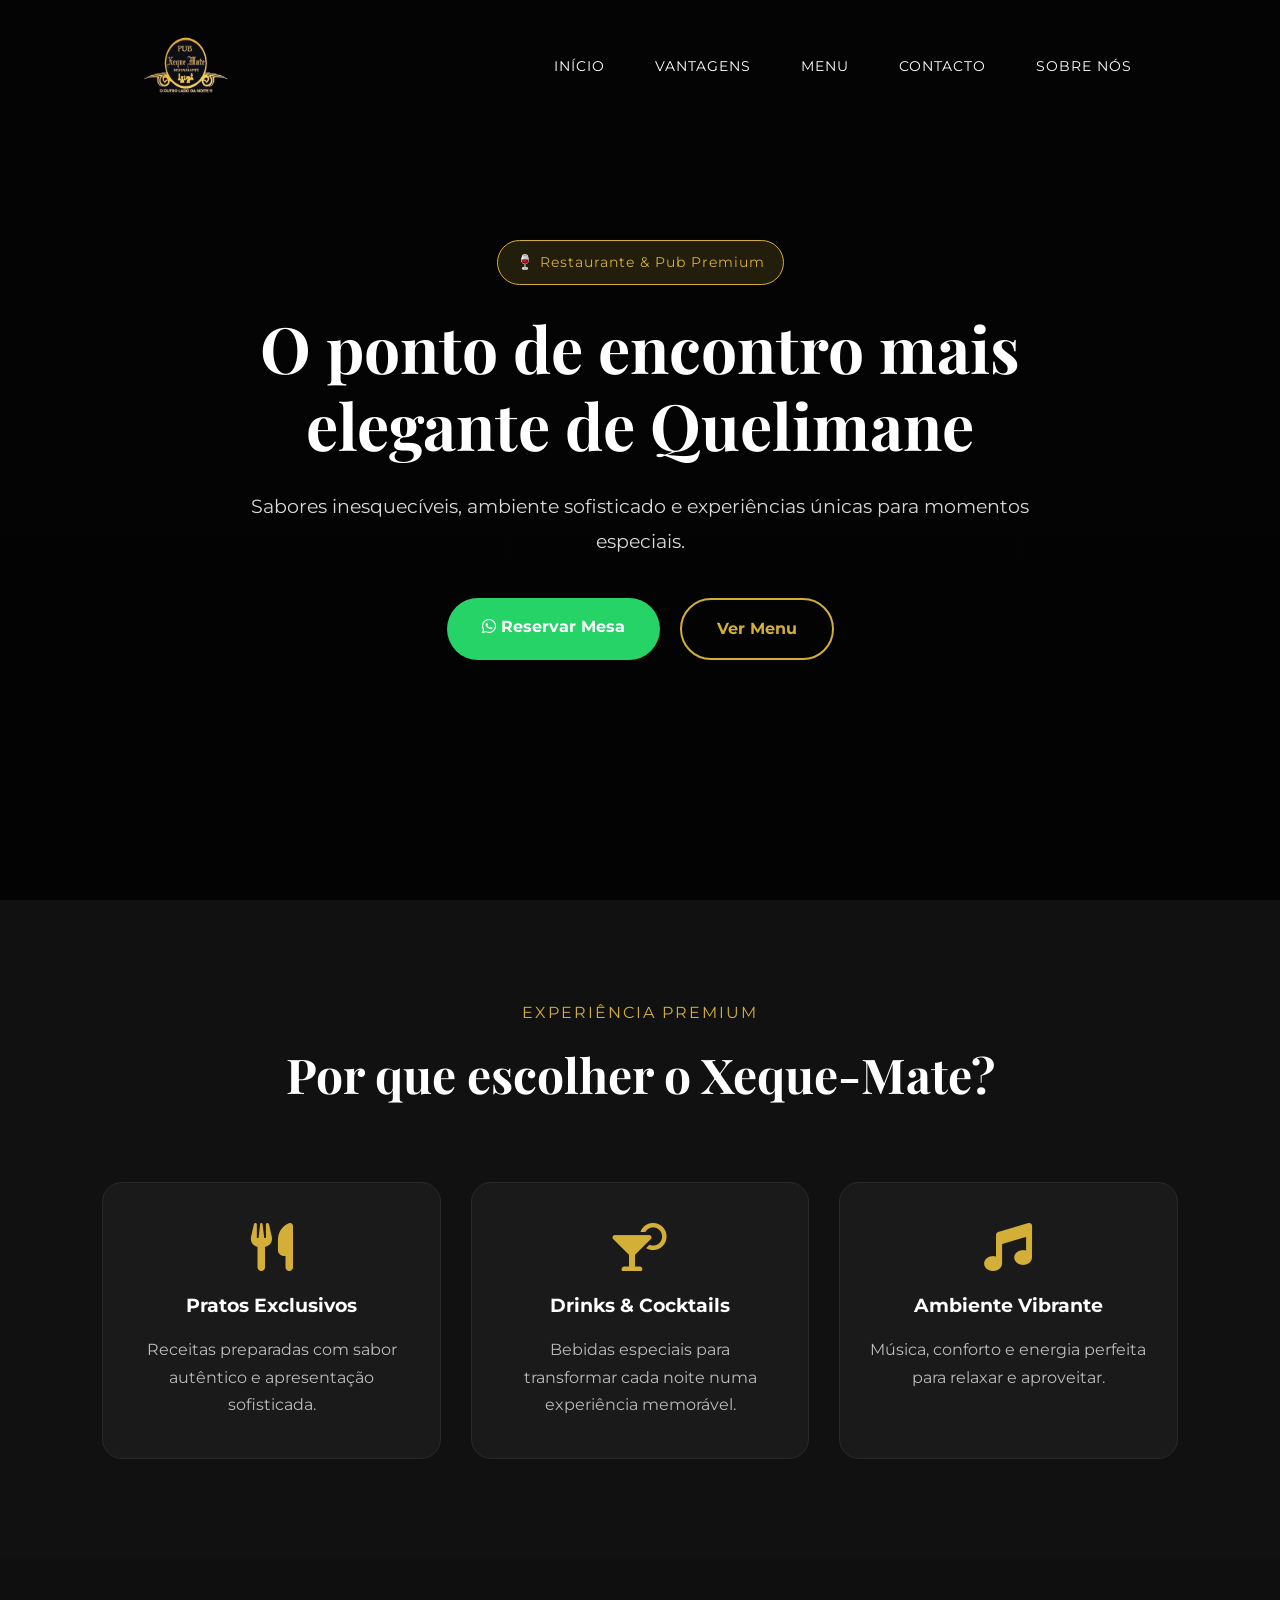
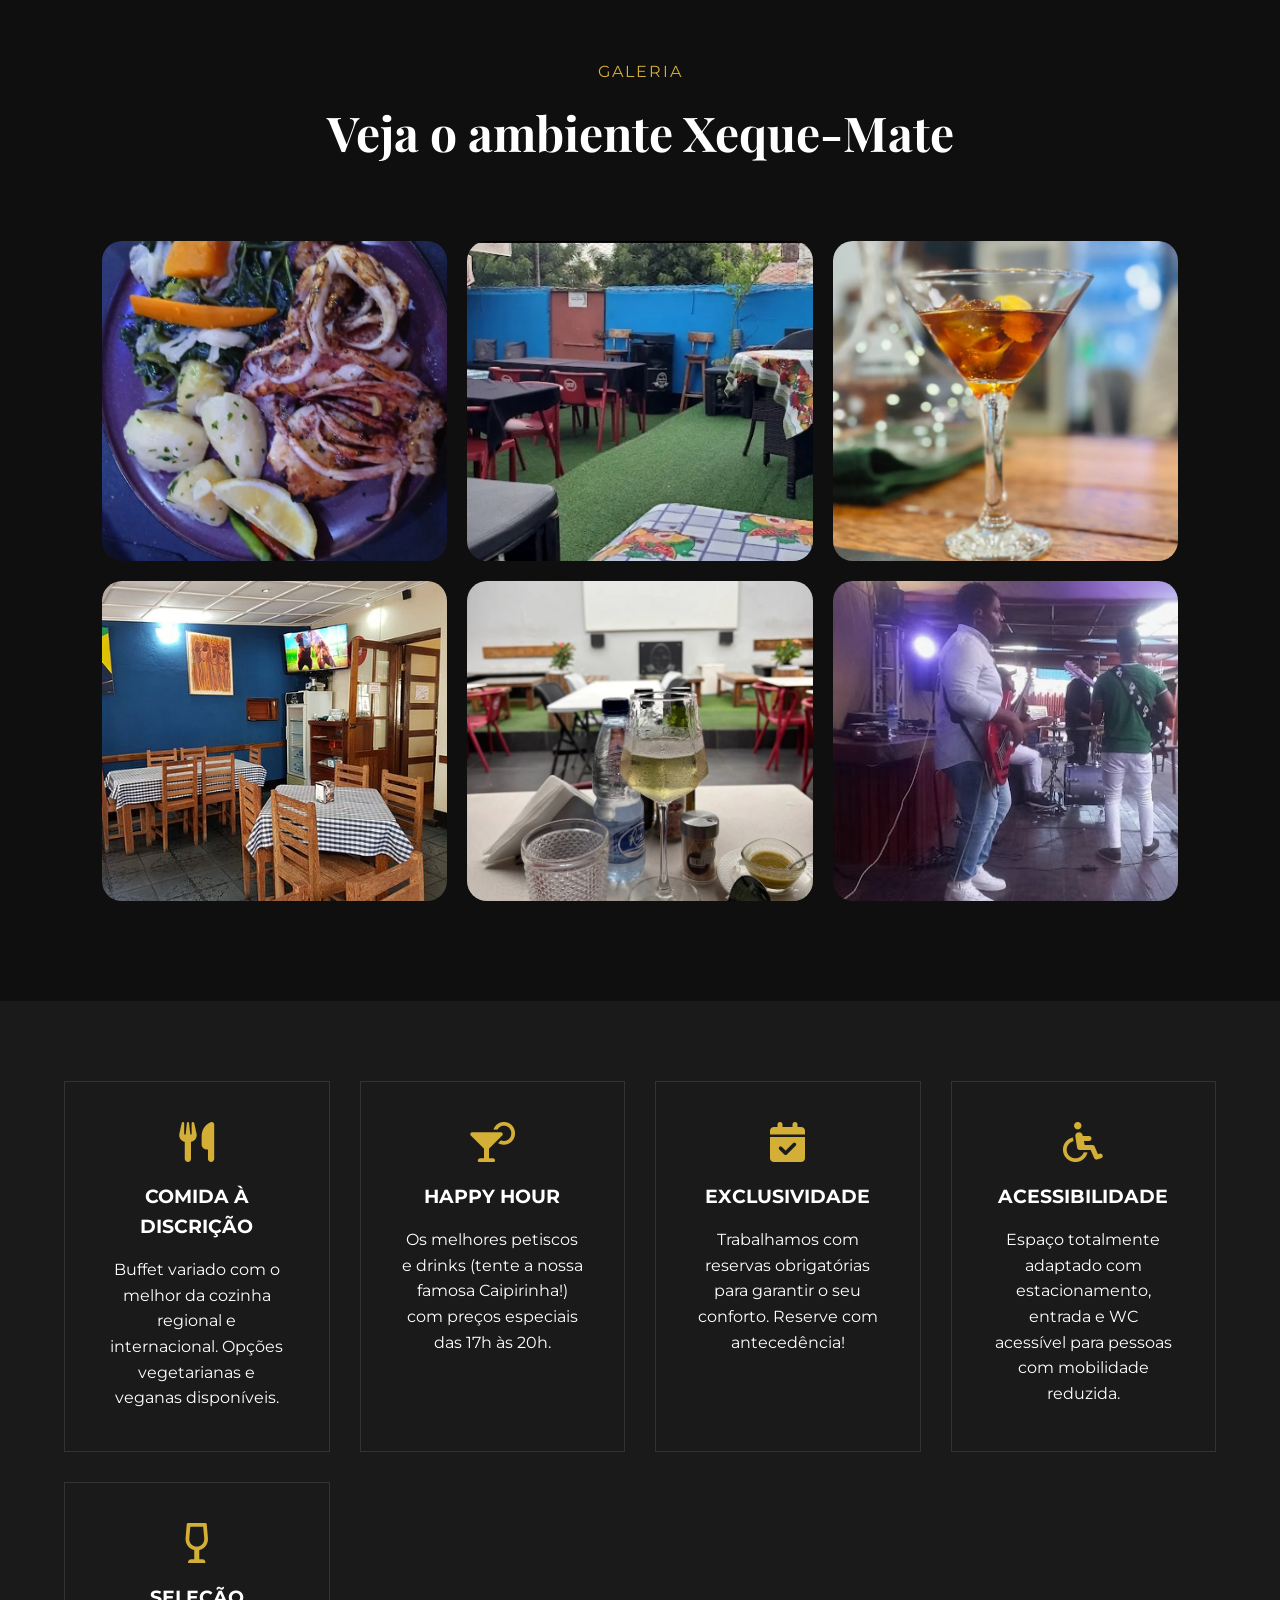
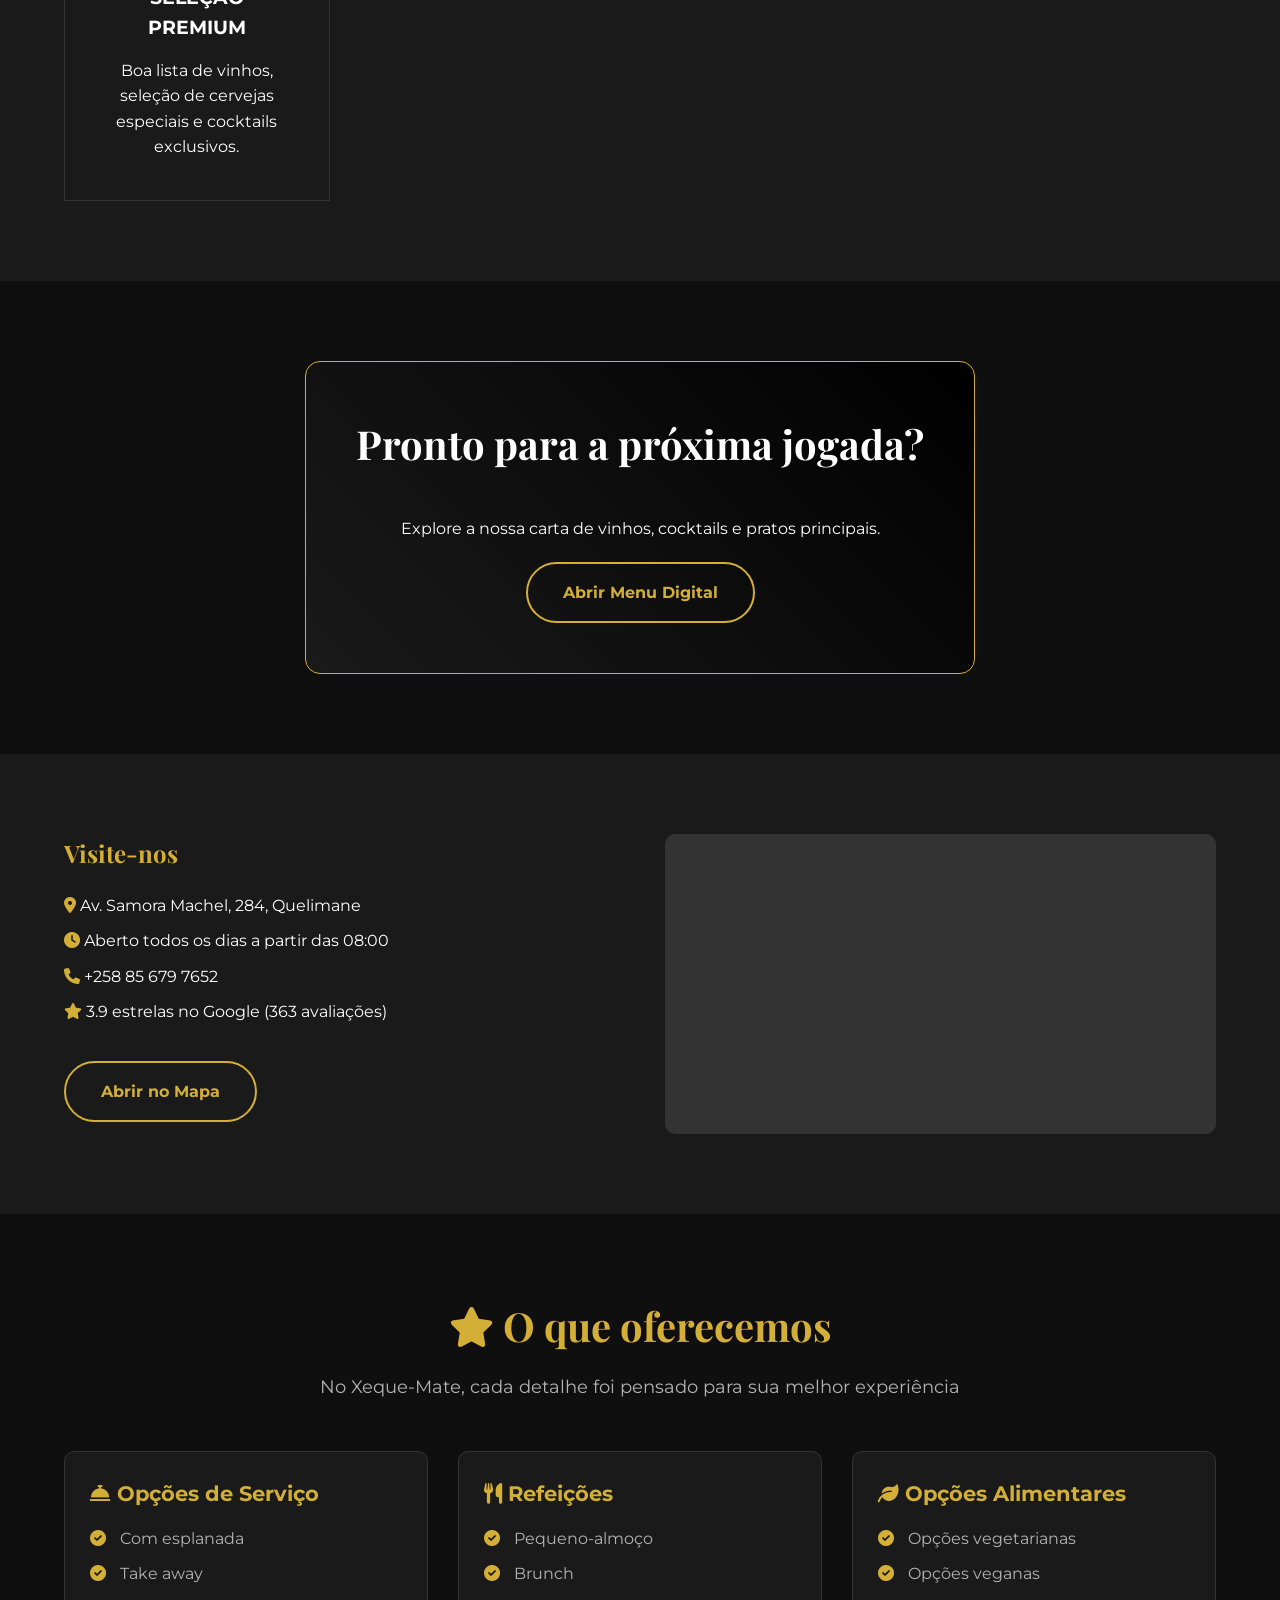
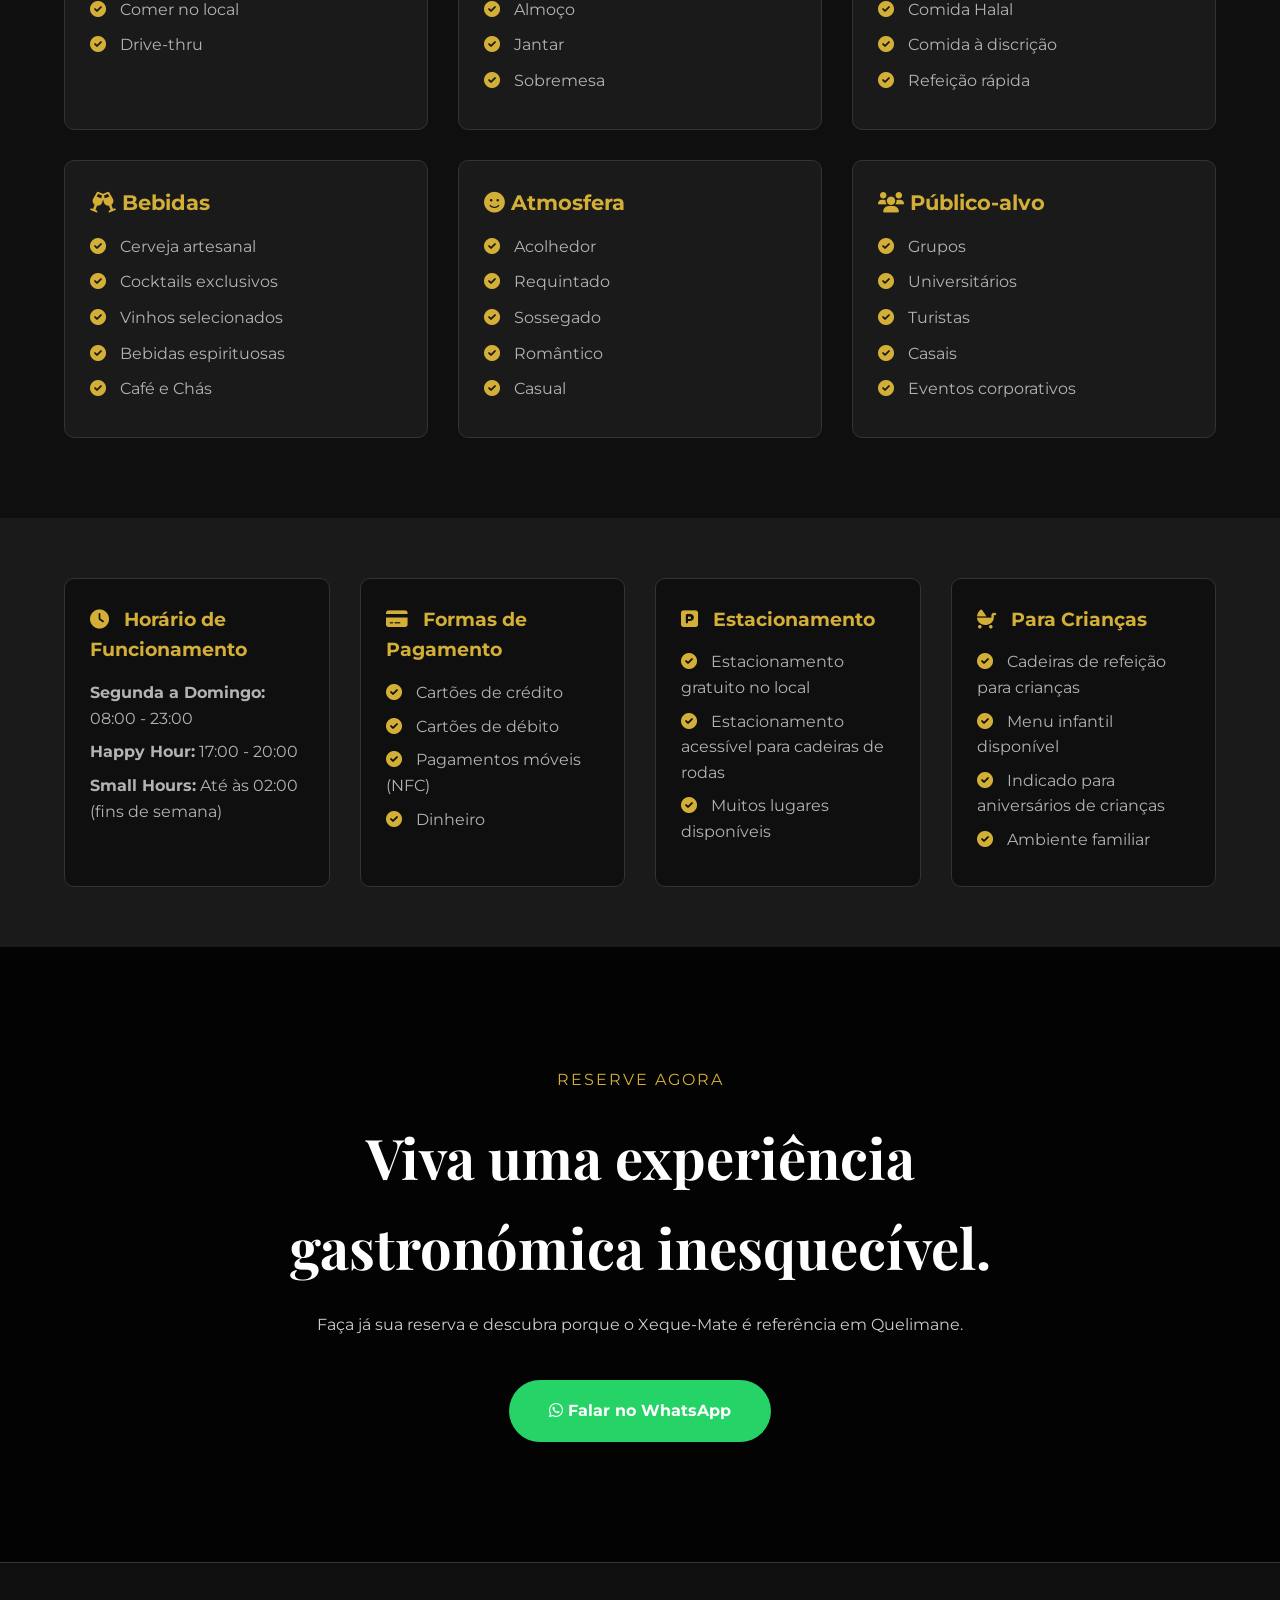
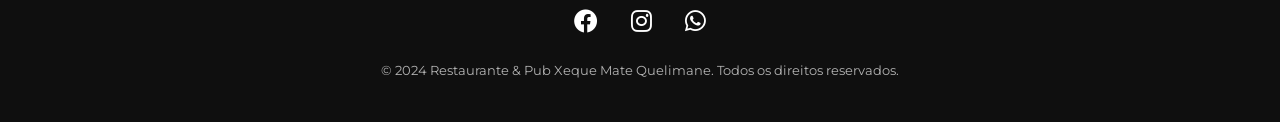
<file: index.html>
<!DOCTYPE html>

<html>
<head>
  <meta http-equiv="CONTENT-TYPE" content="text/html; charset=UTF-8">
  <meta name="viewport" content="width=device-width, initial-scale=1" />
  <link rel="stylesheet" href="style.css"/>
  <title>Xeque Mate restaurante & PUB</title>
  <!-- Google Fonts -->
  <link href="https://fonts.googleapis.com/css2?family=Montserrat:wght@300;400;700&family=Playfair+Display:wght@700&display=swap" rel="stylesheet">
  <!-- Font Awesome para Ícones -->
  <link rel="stylesheet" href="https://cdnjs.cloudflare.com/ajax/libs/font-awesome/6.0.0/css/all.min.css">
  <!-- javascript -->
  <script src="code.js"></script>
</head>
<body>
  <header id="navbar">
   <a href="#" class="logo"><img src="logobg.png" alt="Logo"></a>
   <nav class="nav-menu">
    <ul class="nav-list">
      <li><a href="#inicio">Início</a></li>
      <li><a href="#vantagens">Vantagens</a></li>
      <li><a href="#menu">Menu</a></li>
      <li><a href="contacto.html">Contacto</a></li>
      <li><a href="sobre.html">Sobre nós</a></li>
    </ul>
   </nav>
   <div class="menu-toggle">
     <i class="fas fa-bars"></i>
    </div>    
  </header>
  
<section class="hero" id="inicio">
  <div class="hero-overlay">
    <div class="hero-content">
      <span class="hero-tag">🍷 Restaurante & Pub Premium</span>
      
      <h1>
        O ponto de encontro mais elegante de Quelimane
      </h1>

      <p>
        Sabores inesquecíveis, ambiente sofisticado e experiências únicas para momentos especiais.
      </p>

      <div class="hero-buttons">
        <a href="https://wa.me/258869378289" class="btn-whatsapp" target="_blank">
          <i class="fab fa-whatsapp"></i> Reservar Mesa
        </a>

        <a href="https://drive.google.com/file/d/1KDwVRcSg5lvC7bU0t-S3gzMQYGQVRhgd/view?fbclid=PAb21jcARgV7JleHRuA2FlbQIxMQBzcnRjBmFwcF9pZA81NjcwNjczNDMzNTI0MjcAAaemiKPYSbe_UyYQEQ0g2AJGynQBVvcgFwhM25_yf0o8pT5ZFRwRp91-s-QgoA_aem_c23Kxct8KmJcPJGyNa0XYA&utm_source=ig&utm_medium=social&utm_content=link_in_bio" class="btn-menu-premium">
          Ver Menu
        </a>
      </div>
    </div>
  </div>
</section>
  
  <section class="vantagens-premium" id="vantagens">
  <div class="section-title">
    <span>Experiência Premium</span>
    <h2>Por que escolher o Xeque-Mate?</h2>
  </div>

  <div class="vantagens-grid">

    <div class="vantagem-card">
      <i class="fas fa-utensils"></i>
      <h3>Pratos Exclusivos</h3>
      <p>
        Receitas preparadas com sabor autêntico e apresentação sofisticada.
      </p>
    </div>

    <div class="vantagem-card">
      <i class="fas fa-cocktail"></i>
      <h3>Drinks & Cocktails</h3>
      <p>
        Bebidas especiais para transformar cada noite numa experiência memorável.
      </p>
    </div>

    <div class="vantagem-card">
      <i class="fas fa-music"></i>
      <h3>Ambiente Vibrante</h3>
      <p>
        Música, conforto e energia perfeita para relaxar e aproveitar.
      </p>
    </div>

  </div>
</section>
  
  <section class="galeria" id="galeria">

  <div class="section-title">
    <span>Galeria</span>
    <h2>Veja o ambiente Xeque-Mate</h2>
  </div>

  <div class="galeria-grid">

    <img src="prato.jpg" alt="Prato Xeque-Mate">
    <img src="ambiente.jpg" alt="Ambiente Xeque-Mate">
    <img src="cocktail.jpg" alt="Cocktail Xeque-Mate">
    <img src="mesapremium.jpg" alt="Mesa Premium">
    <img src="lounge.jpg" alt="Área Lounge">
    <img src="evento.jpg" alt="Evento Xeque-Mate">

  </div>

</section>
  
  <section class="features" id="vantagens">
  <div class="feature-card">
    <i class="fas fa-utensils"></i>
    <h3>Comida à Discrição</h3>
    <p>Buffet variado com o melhor da cozinha regional e internacional. Opções vegetarianas e veganas disponíveis.</p>
  </div>
  <div class="feature-card">
    <i class="fas fa-cocktail"></i>
    <h3>Happy Hour</h3>
    <p>Os melhores petiscos e drinks (tente a nossa famosa Caipirinha!) com preços especiais das 17h às 20h.</p>
  </div>
  <div class="feature-card">
    <i class="fas fa-calendar-check"></i>
    <h3>Exclusividade</h3>
    <p>Trabalhamos com reservas obrigatórias para garantir o seu conforto. Reserve com antecedência!</p>
  </div>
  <div class="feature-card">
    <i class="fas fa-wheelchair"></i>
    <h3>Acessibilidade</h3>
    <p>Espaço totalmente adaptado com estacionamento, entrada e WC acessível para pessoas com mobilidade reduzida.</p>
  </div>
    <!--<div class="feature-card">
    <i class="fas fa-music"></i>
    <h3>Música ao Vivo</h3>
    <p>Ambiente animado com música ao vivo e espaço acolhedor para momentos especiais.</p>
    </div>-->
  <div class="feature-card">
    <i class="fas fa-wine-glass-alt"></i>
    <h3>Seleção Premium</h3>
    <p>Boa lista de vinhos, seleção de cervejas especiais e cocktails exclusivos.</p>
  </div>
  </section>
  
  <section class="menu-preview" id="menu">
    <div class="cta-box">
      <h2>Pronto para a próxima jogada?</h2>
      <p>Explore a nossa carta de vinhos, cocktails e pratos principais.</p>
      <a href="menu.html" target="_blank" class="btn-menu-premium">Abrir Menu Digital</a>
    </div>
  </section>
  
  <section class="contact-info" id="contacto">
    <div class="info-text">
      <h2>Visite-nos</h2>
      <p><i class="fas fa-map-marker-alt" style="color:var(--primary-color)"></i> Av. Samora Machel, 284, Quelimane</p>
      <p><i class="fas fa-clock" style="color:var(--primary-color)"></i> Aberto todos os dias a partir das 08:00</p>
      <p><i class="fas fa-phone" style="color:var(--primary-color)"></i> +258 85 679 7652</p>
      <p><i class="fas fa-star" style="color:var(--primary-color)"></i> 3.9 estrelas no Google (363 avaliações)</p>
      <br>
      <a href="https://www.google.com/maps/search/?api=1&query=Restaurante+Xeque+Mate+Quelimane" target="_blank" class="btn-menu-premium" style="display:inline-block">Abrir no Mapa</a>
    </div>
    <div class="map-container">
      <!-- Placeholder para o Mapa -->
    <iframe src="https://www.google.com/maps/embed?pb=!1m18!1m12!1m3!1d3840.457388701234!2d36.885!3d-17.876!2m3!1f0!2f0!3f0!3m2!1i1024!2i768!4f13.1!3m3!1m2!1s0x0%3A0x0!2zMTfCsDUyJzMzLjYiUyAzNsKwNTMnMDYuMCJF!5e0!3m2!1spt!2smz!4v1620000000000!5m2!1spt!2smz" width="100%" height="100%" style="border:0;" allowfullscreen="" loading="lazy"></iframe>
    </div>
  </section>
  
  <!-- Seção de Características e Serviços -->
<section class="caracteristicas">
  <div class="caracteristicas-container">
    <div class="caracteristicas-header">
      <h2><i class="fas fa-star"></i> O que oferecemos</h2>
      <p>No Xeque-Mate, cada detalhe foi pensado para sua melhor experiência</p>
    </div>
    
    <div class="caracteristicas-grid">
      <div class="caracteristica-categoria">
        <h3><i class="fas fa-concierge-bell"></i> Opções de Serviço</h3>
        <ul>
          <li><i class="fas fa-check-circle"></i> Com esplanada</li>
          <li><i class="fas fa-check-circle"></i> Take away</li>
          <li><i class="fas fa-check-circle"></i> Comer no local</li>
          <li><i class="fas fa-check-circle"></i> Drive-thru</li>
        </ul>
      </div>
      
      <div class="caracteristica-categoria">
        <h3><i class="fas fa-utensils"></i> Refeições</h3>
        <ul>
          <li><i class="fas fa-check-circle"></i> Pequeno-almoço</li>
          <li><i class="fas fa-check-circle"></i> Brunch</li>
          <li><i class="fas fa-check-circle"></i> Almoço</li>
          <li><i class="fas fa-check-circle"></i> Jantar</li>
          <li><i class="fas fa-check-circle"></i> Sobremesa</li>
        </ul>
      </div>
      
      <div class="caracteristica-categoria">
        <h3><i class="fas fa-leaf"></i> Opções Alimentares</h3>
        <ul>
          <li><i class="fas fa-check-circle"></i> Opções vegetarianas</li>
          <li><i class="fas fa-check-circle"></i> Opções veganas</li>
          <li><i class="fas fa-check-circle"></i> Comida Halal</li>
          <li><i class="fas fa-check-circle"></i> Comida à discrição</li>
          <li><i class="fas fa-check-circle"></i> Refeição rápida</li>
        </ul>
      </div>
      
      <div class="caracteristica-categoria">
        <h3><i class="fas fa-glass-cheers"></i> Bebidas</h3>
        <ul>
          <li><i class="fas fa-check-circle"></i> Cerveja artesanal</li>
          <li><i class="fas fa-check-circle"></i> Cocktails exclusivos</li>
          <li><i class="fas fa-check-circle"></i> Vinhos selecionados</li>
          <li><i class="fas fa-check-circle"></i> Bebidas espirituosas</li>
          <li><i class="fas fa-check-circle"></i> Café e Chás</li>
        </ul>
      </div>
      
      <div class="caracteristica-categoria">
        <h3><i class="fas fa-smile"></i> Atmosfera</h3>
        <ul>
          <li><i class="fas fa-check-circle"></i> Acolhedor</li>
          <li><i class="fas fa-check-circle"></i> Requintado</li>
          <li><i class="fas fa-check-circle"></i> Sossegado</li>
          <li><i class="fas fa-check-circle"></i> Romântico</li>
          <li><i class="fas fa-check-circle"></i> Casual</li>
        </ul>
      </div>
      
      <div class="caracteristica-categoria">
        <h3><i class="fas fa-users"></i> Público-alvo</h3>
        <ul>
          <li><i class="fas fa-check-circle"></i> Grupos</li>
          <li><i class="fas fa-check-circle"></i> Universitários</li>
          <li><i class="fas fa-check-circle"></i> Turistas</li>
          <li><i class="fas fa-check-circle"></i> Casais</li>
          <li><i class="fas fa-check-circle"></i> Eventos corporativos</li>
        </ul>
      </div>
    </div>
  </div>
</section>

<!-- Seção de Horários e Pagamentos -->
<section class="info-adicional">
  <div class="info-adicional-container">
    <div class="info-box">
      <h3><i class="fas fa-clock"></i> Horário de Funcionamento</h3>
      <p><strong>Segunda a Domingo:</strong> 08:00 - 23:00</p>
      <p><strong>Happy Hour:</strong> 17:00 - 20:00</p>
      <p><strong>Small Hours:</strong> Até às 02:00 (fins de semana)</p>
    </div>
    
    <div class="info-box">
      <h3><i class="fas fa-credit-card"></i> Formas de Pagamento</h3>
      <p><i class="fas fa-check-circle"></i> Cartões de crédito</p>
      <p><i class="fas fa-check-circle"></i> Cartões de débito</p>
      <p><i class="fas fa-check-circle"></i> Pagamentos móveis (NFC)</p>
      <p><i class="fas fa-check-circle"></i> Dinheiro</p>
    </div>
    
    <div class="info-box">
      <h3><i class="fas fa-parking"></i> Estacionamento</h3>
      <p><i class="fas fa-check-circle"></i> Estacionamento gratuito no local</p>
      <p><i class="fas fa-check-circle"></i> Estacionamento acessível para cadeiras de rodas</p>
      <p><i class="fas fa-check-circle"></i> Muitos lugares disponíveis</p>
    </div>
    
    <div class="info-box">
      <h3><i class="fas fa-baby-carriage"></i> Para Crianças</h3>
      <p><i class="fas fa-check-circle"></i> Cadeiras de refeição para crianças</p>
      <p><i class="fas fa-check-circle"></i> Menu infantil disponível</p>
      <p><i class="fas fa-check-circle"></i> Indicado para aniversários de crianças</p>
      <p><i class="fas fa-check-circle"></i> Ambiente familiar</p>
    </div>
  </div>
</section>
  
  
  <section class="cta-final">

  <div class="cta-content">

    <span>Reserve agora</span>

    <h2>
      Viva uma experiência gastronómica inesquecível.
    </h2>

    <p>
      Faça já sua reserva e descubra porque o Xeque-Mate é referência em Quelimane.
    </p>

    <a href="https://wa.me/258869378289" target="_blank" class="btn-cta-final">
      <i class="fab fa-whatsapp"></i>
      Falar no WhatsApp
    </a>

  </div>

</section>
  
  <footer>
    <div class="social-icons">
      <a href="https://www.facebook.com/profile.php?id=61550971076592"><i class="fab fa-facebook"></i></a>
      <a href="https://www.instagram.com/rest.xeque_mate_oficial?igsh=MTcyOTY1enJvaWQ0Yg=="><i class="fab fa-instagram"></i></a>
      <a href="https://wa.me/258869378289"><i class="fab fa-whatsapp"></i></a>
    </div>
    <p>&copy; 2024 Restaurante & Pub Xeque Mate Quelimane. Todos os direitos reservados.</p>
  </footer>
</body>
</html>
</file>
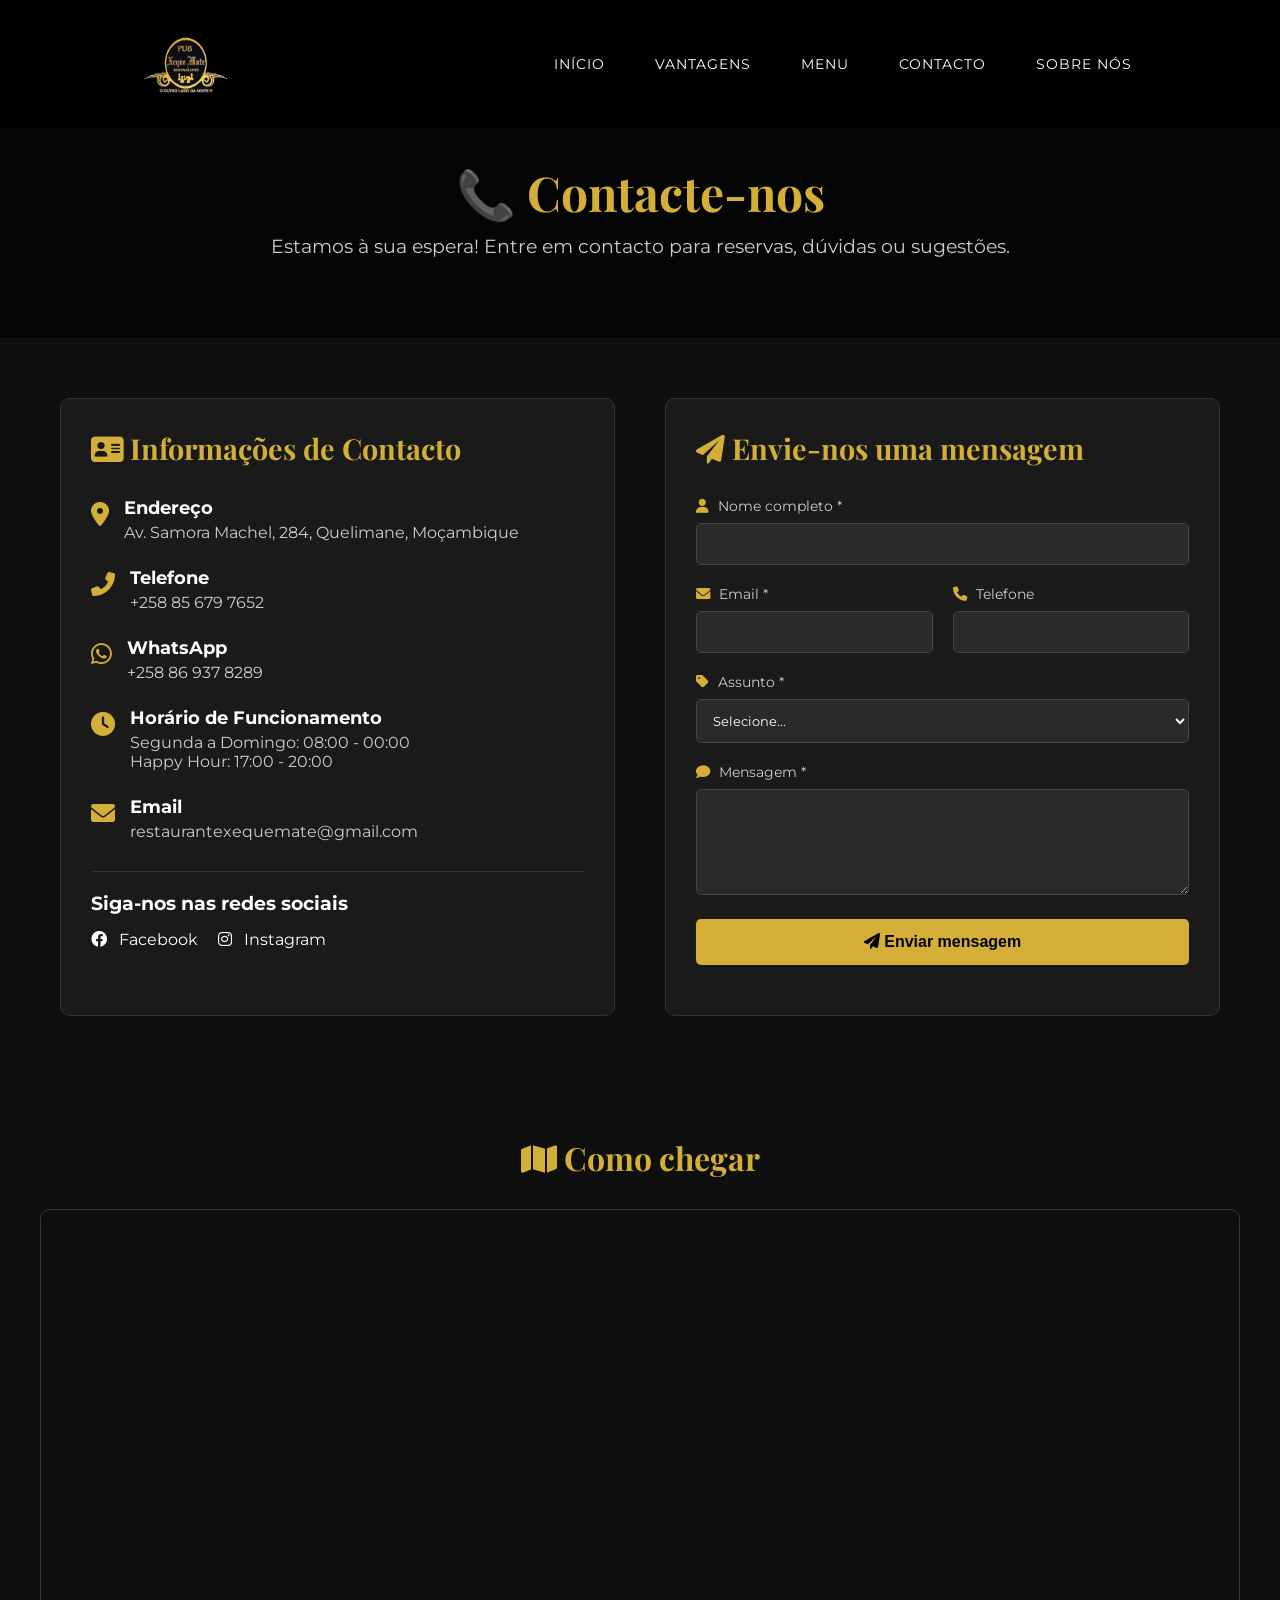
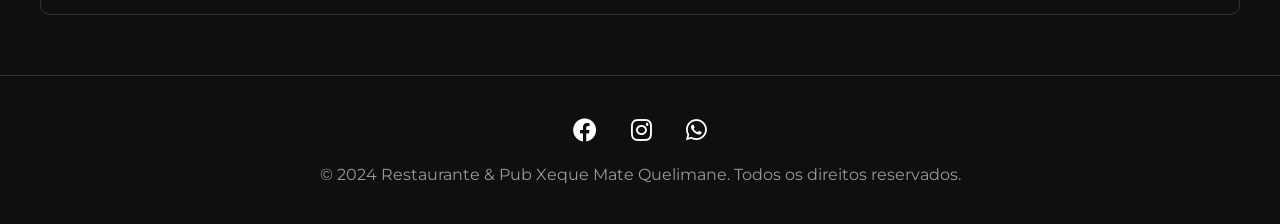
<file: contacto.html>
<!DOCTYPE html>
<html lang="pt">
<head>
  <meta charset="UTF-8">
  <meta name="viewport" content="width=device-width, initial-scale=1.0">
  <title>Contacto - Xeque-Mate PUB</title>
  <link href="https://fonts.googleapis.com/css2?family=Montserrat:wght@300;400;700&family=Playfair+Display:wght@700&display=swap" rel="stylesheet">
  <link rel="stylesheet" href="https://cdnjs.cloudflare.com/ajax/libs/font-awesome/6.0.0/css/all.min.css">
  <link rel="stylesheet" href="contacto.css">
</head>
<body>
  <header id="navbar">
    <a href="index.html" class="logo"><img src="logobg.png" alt="Logo Xeque-Mate"></a>
    <nav class="nav-menu">
      <ul class="nav-list">
        <li><a href="index.html#inicio">Início</a></li>
        <li><a href="index.html#vantagens">Vantagens</a></li>
        <li><a href="menu.html">Menu</a></li>
        <li><a href="contacto.html">Contacto</a></li>
        <li><a href="sobre.html">Sobre nós</a></li>
      </ul>
    </nav>
    <div class="menu-toggle">
      <i class="fas fa-bars"></i>
    </div>    
  </header>

  <div class="contacto-header">
    <h1>📞 Contacte-nos</h1>
    <p>Estamos à sua espera! Entre em contacto para reservas, dúvidas ou sugestões.</p>
  </div>

  <div class="contacto-container">
    <!-- Informações de Contacto -->
    <div class="contacto-info">
      <h2><i class="fas fa-address-card"></i> Informações de Contacto</h2>
      
      <div class="info-item">
        <i class="fas fa-map-marker-alt"></i>
        <div>
          <h3>Endereço</h3>
          <p>Av. Samora Machel, 284, Quelimane, Moçambique</p>
        </div>
      </div>
      
      <div class="info-item">
        <i class="fas fa-phone-alt"></i>
        <div>
          <h3>Telefone</h3>
          <p><a href="tel:856797652">+258 85 679 7652</a></p>
        </div>
      </div>
      
      <div class="info-item">
        <i class="fab fa-whatsapp"></i>
        <div>
          <h3>WhatsApp</h3>
          <p><a href="https://wa.me/258869378289">+258 86 937 8289</a></p>
        </div>
      </div>
      
      <div class="info-item">
        <i class="fas fa-clock"></i>
        <div>
          <h3>Horário de Funcionamento</h3>
          <p>Segunda a Domingo: 08:00 - 00:00</p>
          <p>Happy Hour: 17:00 - 20:00</p>
        </div>
      </div>
      
      <div class="info-item">
        <i class="fas fa-envelope"></i>
        <div>
          <h3>Email</h3>
          <p><a href="mailto:restaurantexequemate@gmail.com">restaurantexequemate@gmail.com</a></p>
        </div>
      </div>

      <div class="social-contacto">
        <h3>Siga-nos nas redes sociais</h3>
        <div class="social-links">
          <a href="https://www.facebook.com/61550971076592/" target="_blank"><i class="fab fa-facebook"></i> Facebook</a>
          <a href="https://www.instagram.com/rest.xeque_mate_oficial" target="_blank"><i class="fab fa-instagram"></i> Instagram</a>
        </div>
      </div>
    </div>

    <!-- Formulário de Contacto -->
    <div class="contacto-form">
      <h2><i class="fas fa-paper-plane"></i> Envie-nos uma mensagem</h2>
      <form id="formContato" action="#" method="POST">
        <div class="form-group">
          <label for="nome"><i class="fas fa-user"></i> Nome completo *</label>
          <input type="text" id="nome" name="nome" required>
        </div>
        
        <div class="form-row">
          <div class="form-group">
            <label for="email"><i class="fas fa-envelope"></i> Email *</label>
            <input type="email" id="email" name="email" required>
          </div>
          <div class="form-group">
            <label for="telefone"><i class="fas fa-phone"></i> Telefone</label>
            <input type="tel" id="telefone" name="telefone">
          </div>
        </div>
        
        <div class="form-group">
          <label for="assunto"><i class="fas fa-tag"></i> Assunto *</label>
          <select id="assunto" name="assunto" required>
            <option value="">Selecione...</option>
            <option value="reserva">Fazer uma reserva</option>
            <option value="informacao">Pedir informação</option>
            <option value="sugestao">Dar uma sugestão</option>
            <option value="reclamacao">Registar reclamação</option>
            <option value="evento">Solicitar evento privado</option>
            <option value="outro">Outro assunto</option>
          </select>
        </div>
        
        <div class="form-group">
          <label for="mensagem"><i class="fas fa-comment"></i> Mensagem *</label>
          <textarea id="mensagem" name="mensagem" rows="5" required></textarea>
        </div>
        
        <div class="form-group">
          <label for="data-reserva" id="label-data" style="display:none;">Data da reserva</label>
          <input type="date" id="data-reserva" name="data-reserva" style="display:none;">
        </div>
        
        <div class="form-group">
          <label for="pessoas" id="label-pessoas" style="display:none;">Número de pessoas</label>
          <select id="pessoas" name="pessoas" style="display:none;">
            <option value="1">1 pessoa</option>
            <option value="2">2 pessoas</option>
            <option value="3">3 pessoas</option>
            <option value="4">4 pessoas</option>
            <option value="5">5 pessoas</option>
            <option value="6">6+ pessoas</option>
          </select>
        </div>
        
        <button type="submit" class="btn-enviar"><i class="fas fa-paper-plane"></i> Enviar mensagem</button>
      </form>
      <div id="form-mensagem" style="margin-top: 20px; text-align: center;"></div>
    </div>
  </div>

  <!-- Mapa -->
  <div class="mapa-section">
    <h2><i class="fas fa-map"></i> Como chegar</h2>
    <div class="mapa-container">
      <iframe 
        src="https://www.google.com/maps/embed?pb=!1m14!1m8!1m3!1d15759.294080624977!2d36.878332!3d-17.878332!3m2!1i1024!2i768!4f13.1!3m3!1m2!1s0x18f3e5a8b4c2d6e9%3A0x7a8b5c3d2e1f4a6b!2sAv.%20Samora%20Machel%2C%20284%2C%20Quelimane!5e0!3m2!1spt-pt!2smz!4v1700000000000!5m2!1spt-pt!2smz" 
        width="100%" 
        height="400" 
        style="border:0;" 
        allowfullscreen="" 
        loading="lazy">
      </iframe>
    </div>
  </div>

  <footer>
    <div class="social-icons">
      <a href="https://www.facebook.com/61550971076592/" target="_blank"><i class="fab fa-facebook"></i></a>
      <a href="https://www.instagram.com/rest.xeque_mate_oficial" target="_blank"><i class="fab fa-instagram"></i></a>
      <a href="https://wa.me/258856797652" target="_blank"><i class="fab fa-whatsapp"></i></a>
    </div>
    <p>&copy; 2024 Restaurante & Pub Xeque Mate Quelimane. Todos os direitos reservados.</p>
  </footer>

  <script>
    document.addEventListener('DOMContentLoaded', function() {
      // Mobile menu
      const menuToggle = document.querySelector('.menu-toggle');
      const navMenu = document.querySelector('.nav-menu');
      
      if (menuToggle && navMenu) {
        menuToggle.addEventListener('click', function(e) {
          e.stopPropagation();
          navMenu.classList.toggle('active');
          const icon = menuToggle.querySelector('i');
          if (navMenu.classList.contains('active')) {
            icon.classList.remove('fa-bars');
            icon.classList.add('fa-times');
          } else {
            icon.classList.remove('fa-times');
            icon.classList.add('fa-bars');
          }
        });
      }
      
      // Mostrar campos extras para reserva
      const assuntoSelect = document.getElementById('assunto');
      const dataReserva = document.getElementById('data-reserva');
      const pessoas = document.getElementById('pessoas');
      const labelData = document.getElementById('label-data');
      const labelPessoas = document.getElementById('label-pessoas');
      
      assuntoSelect.addEventListener('change', function() {
        if (this.value === 'reserva') {
          dataReserva.style.display = 'block';
          pessoas.style.display = 'block';
          labelData.style.display = 'block';
          labelPessoas.style.display = 'block';
        } else {
          dataReserva.style.display = 'none';
          pessoas.style.display = 'none';
          labelData.style.display = 'none';
          labelPessoas.style.display = 'none';
        }
      });
      
      // Processar formulário
      const form = document.getElementById('formContato');
      const formMensagem = document.getElementById('form-mensagem');
      
      form.addEventListener('submit', function(e) {
        e.preventDefault();
        
        const nome = document.getElementById('nome').value;
        const assunto = document.getElementById('assunto').value;
        
        // Preparar mensagem para WhatsApp
        let mensagemWhatsApp = `Olá! Meu nome é ${nome}. `;
        
        if (assunto === 'reserva') {
          const data = document.getElementById('data-reserva').value;
          const qtdPessoas = document.getElementById('pessoas').options[document.getElementById('pessoas').selectedIndex].text;
          mensagemWhatsApp += `Gostaria de fazer uma reserva para ${qtdPessoas} no dia ${data}. `;
        } else {
          const textoMsg = document.getElementById('mensagem').value;
          mensagemWhatsApp += `${textoMsg}`;
        }
        
        mensagemWhatsApp += ` Meu telefone: ${document.getElementById('telefone').value || 'não informado'}. Meu email: ${document.getElementById('email').value}`;
        
        // Codificar para URL
        const mensagemCodificada = encodeURIComponent(mensagemWhatsApp);
        
        // Abrir WhatsApp
        window.open(`https://wa.me/258856797652?text=${mensagemCodificada}`, '_blank');
        
        formMensagem.innerHTML = '<p style="color: #d4af37;">✓ Mensagem encaminhada! Em breve entraremos em contacto pelo WhatsApp.</p>';
        form.reset();
        
        setTimeout(() => {
          formMensagem.innerHTML = '';
        }, 5000);
      });
    });
  </script>
</body>
</html>
</file>
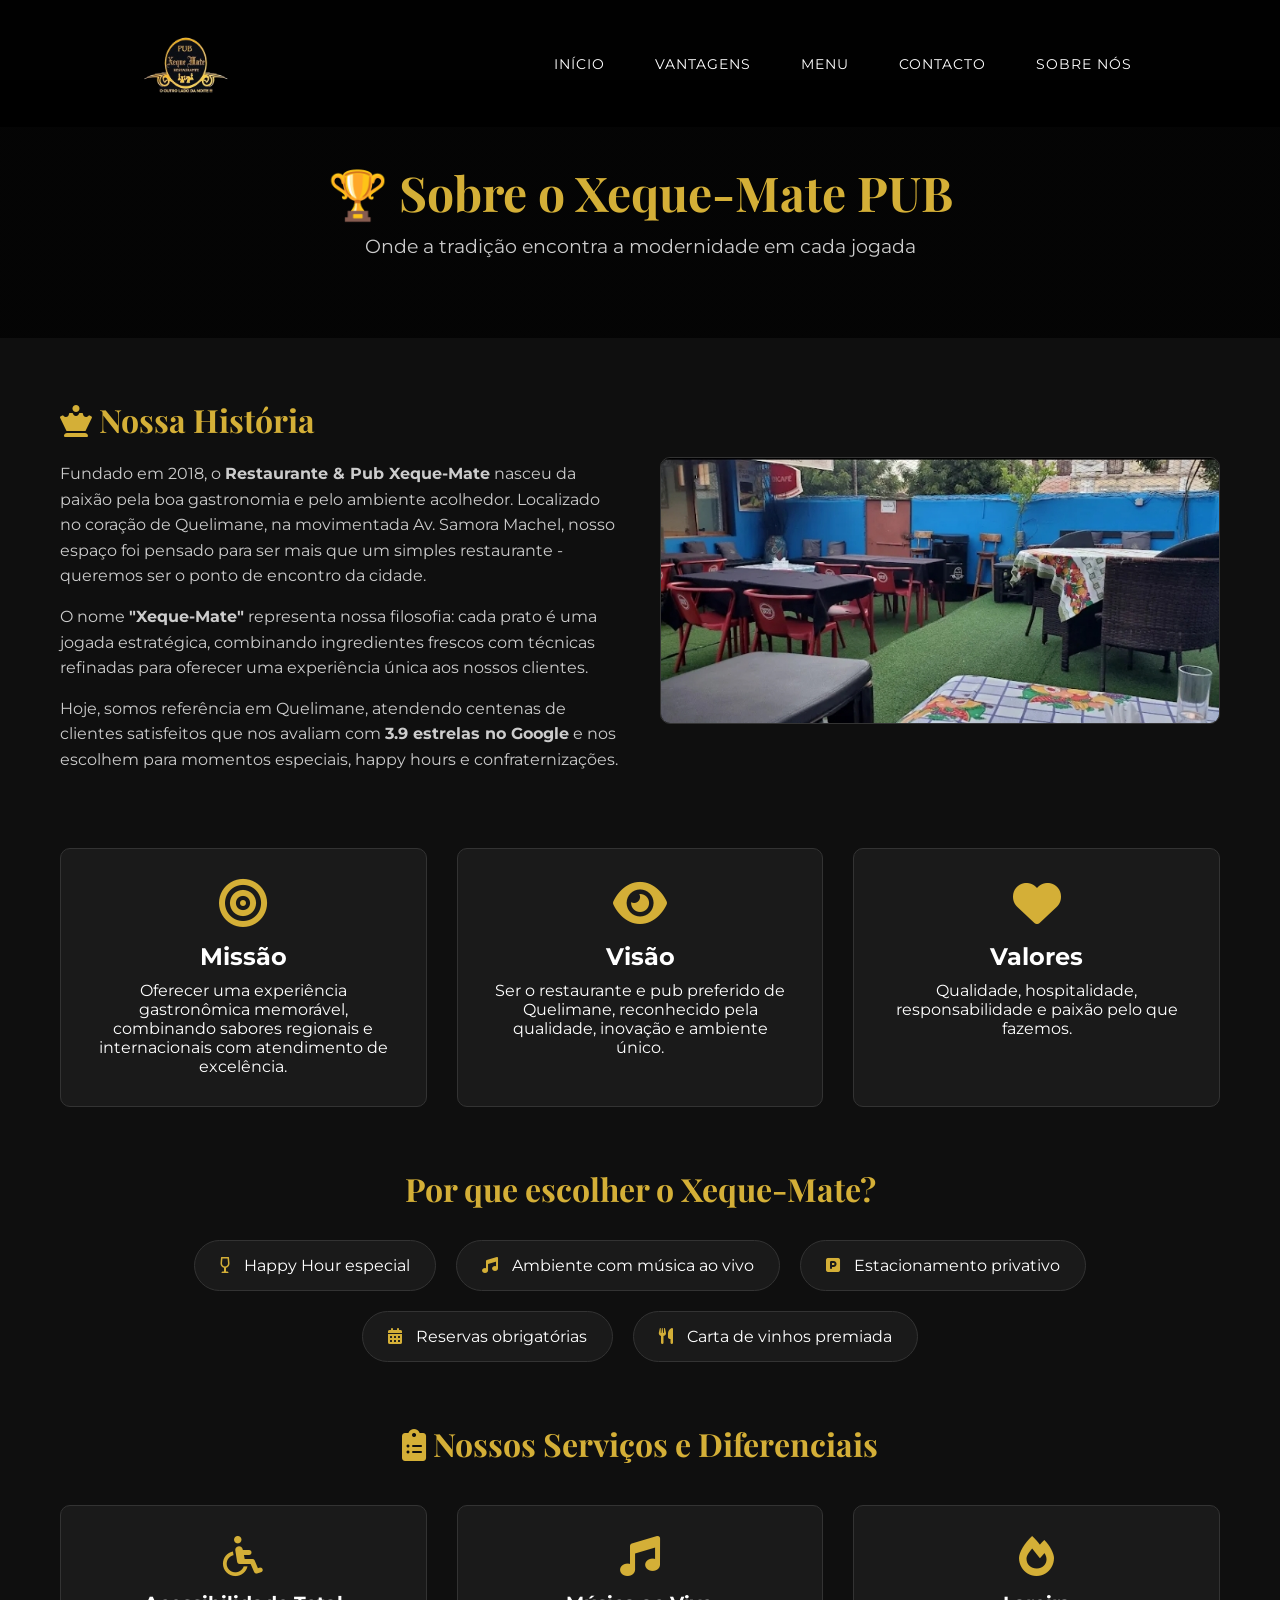
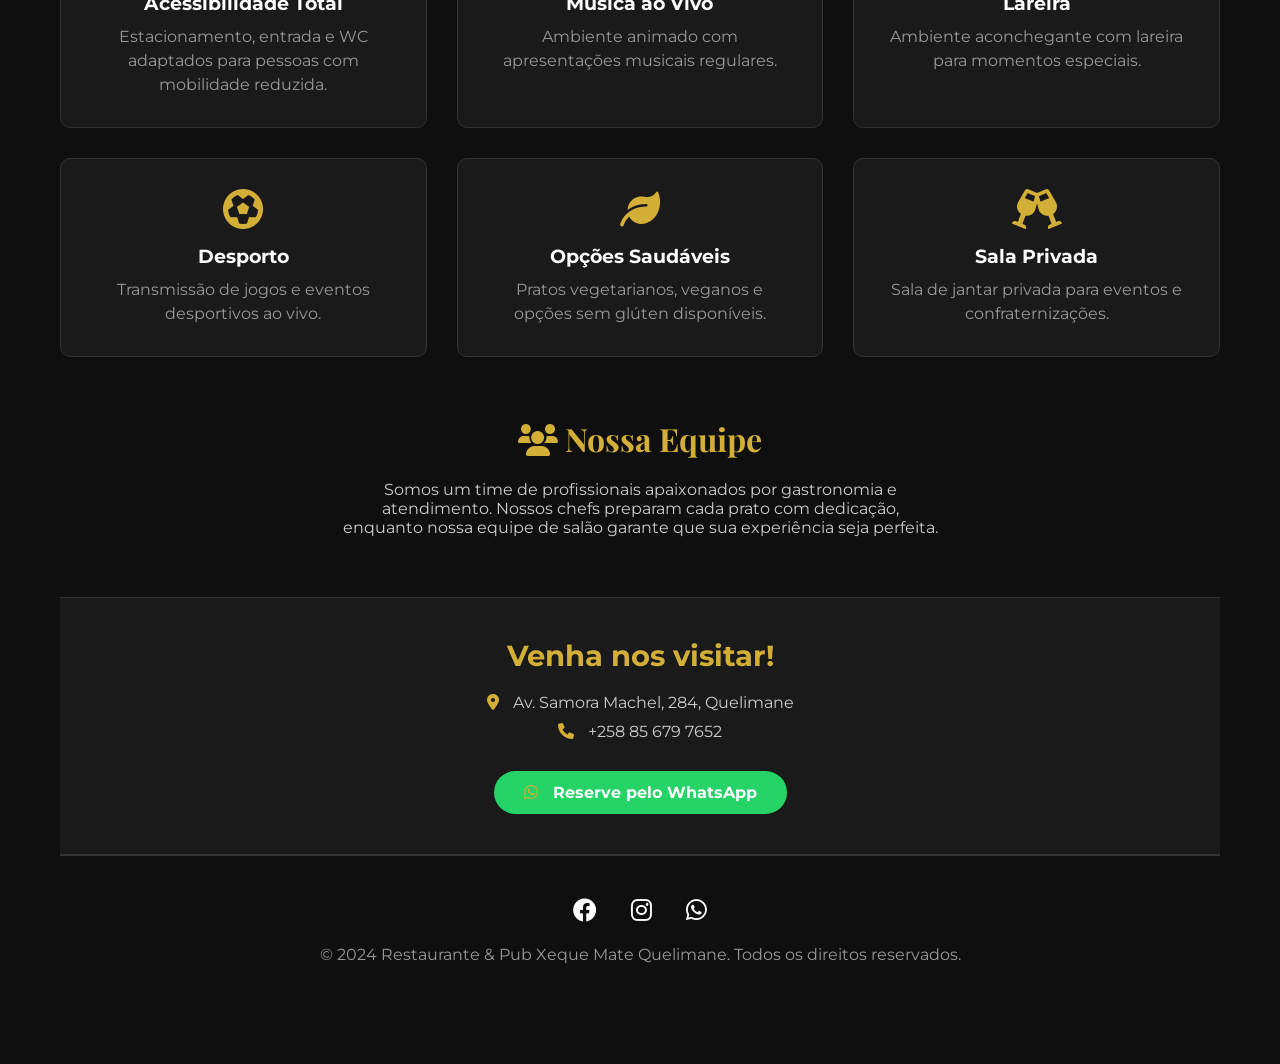
<file: sobre.html>
<!DOCTYPE html>
<html lang="pt">
<head>
  <meta charset="UTF-8">
  <meta name="viewport" content="width=device-width, initial-scale=1.0">
  <title>Sobre Nós - Xeque-Mate PUB</title>
  <link href="https://fonts.googleapis.com/css2?family=Montserrat:wght@300;400;700&family=Playfair+Display:wght@700&display=swap" rel="stylesheet">
  <link rel="stylesheet" href="https://cdnjs.cloudflare.com/ajax/libs/font-awesome/6.0.0/css/all.min.css">
  <link rel="stylesheet" href="sobre.css">
</head>
<body>
  <header id="navbar">
    <a href="index.html" class="logo"><img src="logobg.png" alt="Logo Xeque-Mate"></a>
    <nav class="nav-menu">
      <ul class="nav-list">
        <li><a href="index.html#inicio">Início</a></li>
        <li><a href="index.html#vantagens">Vantagens</a></li>
        <li><a href="menu.html">Menu</a></li>
        <li><a href="index.html#contacto">Contacto</a></li>
        <li><a href="sobre.html">Sobre nós</a></li>
      </ul>
    </nav>
    <div class="menu-toggle">
      <i class="fas fa-bars"></i>
    </div>    
  </header>

  <div class="sobre-header">
    <h1>🏆 Sobre o Xeque-Mate PUB</h1>
    <p>Onde a tradição encontra a modernidade em cada jogada</p>
  </div>

  <div class="sobre-container">
    <div class="historia-section">
      <div class="historia-texto">
        <h2><i class="fas fa-chess-queen"></i> Nossa História</h2>
        <p>Fundado em 2018, o <strong>Restaurante & Pub Xeque-Mate</strong> nasceu da paixão pela boa gastronomia e pelo ambiente acolhedor. Localizado no coração de Quelimane, na movimentada Av. Samora Machel, nosso espaço foi pensado para ser mais que um simples restaurante - queremos ser o ponto de encontro da cidade.</p>
        <p>O nome <strong>"Xeque-Mate"</strong> representa nossa filosofia: cada prato é uma jogada estratégica, combinando ingredientes frescos com técnicas refinadas para oferecer uma experiência única aos nossos clientes.</p>
        <p>Hoje, somos referência em Quelimane, atendendo centenas de clientes satisfeitos que nos avaliam com <strong>3.9 estrelas no Google</strong> e nos escolhem para momentos especiais, happy hours e confraternizações.</p>
      </div>
      <div class="historia-img">
        <img src="ambiente.jpg" alt="Interior do Restaurante">
      </div>
    </div>

    <div class="missao-section">
      <div class="missao-card">
        <i class="fas fa-bullseye"></i>
        <h3>Missão</h3>
        <p>Oferecer uma experiência gastronômica memorável, combinando sabores regionais e internacionais com atendimento de excelência.</p>
      </div>
      <div class="missao-card">
        <i class="fas fa-eye"></i>
        <h3>Visão</h3>
        <p>Ser o restaurante e pub preferido de Quelimane, reconhecido pela qualidade, inovação e ambiente único.</p>
      </div>
      <div class="missao-card">
        <i class="fas fa-heart"></i>
        <h3>Valores</h3>
        <p>Qualidade, hospitalidade, responsabilidade e paixão pelo que fazemos.</p>
      </div>
    </div>

    <div class="diferenciais-section">
      <h2>Por que escolher o Xeque-Mate?</h2>
      <div class="diferenciais-grid">
        <div class="diferencial-item">
          <i class="fas fa-wine-glass-alt"></i>
          <span>Happy Hour especial</span>
        </div>
        <div class="diferencial-item">
          <i class="fas fa-music"></i>
          <span>Ambiente com música ao vivo</span>
        </div>
        <div class="diferencial-item">
          <i class="fas fa-parking"></i>
          <span>Estacionamento privativo</span>
        </div>
        <!--<div class="diferencial-item">
          <i class="fas fa-wifi"></i>
          <span>Wi-Fi gratuito</span>
        </div>-->
        <div class="diferencial-item">
          <i class="fas fa-calendar-alt"></i>
          <span>Reservas obrigatórias</span>
        </div>
        <div class="diferencial-item">
          <i class="fas fa-utensils"></i>
          <span>Carta de vinhos premiada</span>
        </div>
      </div>
    </div>
    
    <!-- Seção de Características do Restaurante -->
<div class="caracteristicas-sobre">
  <h2><i class="fas fa-clipboard-list"></i> Nossos Serviços e Diferenciais</h2>
  
  <div class="caracteristicas-sobre-grid">
    <div class="caract-item">
      <i class="fas fa-wheelchair"></i>
      <h4>Acessibilidade Total</h4>
      <p>Estacionamento, entrada e WC adaptados para pessoas com mobilidade reduzida.</p>
    </div>
    
    <div class="caract-item">
      <i class="fas fa-music"></i>
      <h4>Música ao Vivo</h4>
      <p>Ambiente animado com apresentações musicais regulares.</p>
    </div>
    
    <div class="caract-item">
      <i class="fas fa-fire"></i>
      <h4>Lareira</h4>
      <p>Ambiente aconchegante com lareira para momentos especiais.</p>
    </div>
    
    <div class="caract-item">
      <i class="fas fa-futbol"></i>
      <h4>Desporto</h4>
      <p>Transmissão de jogos e eventos desportivos ao vivo.</p>
    </div>
    
    <div class="caract-item">
      <i class="fas fa-leaf"></i>
      <h4>Opções Saudáveis</h4>
      <p>Pratos vegetarianos, veganos e opções sem glúten disponíveis.</p>
    </div>
    
    <div class="caract-item">
      <i class="fas fa-champagne-glasses"></i>
      <h4>Sala Privada</h4>
      <p>Sala de jantar privada para eventos e confraternizações.</p>
    </div>
  </div>
</div>

    <div class="equipe-section">
      <h2><i class="fas fa-users"></i> Nossa Equipe</h2>
      <p>Somos um time de profissionais apaixonados por gastronomia e atendimento. Nossos chefs preparam cada prato com dedicação, enquanto nossa equipe de salão garante que sua experiência seja perfeita.</p>
      <!--<div class="equipe-grid">
        <div class="membro">
          <img src="https://images.unsplash.com/photo-1583394293214-28ded15ee548?w=200" alt="Chef">
          <h4>Chef Carlos Mendes</h4>
          <p>Especialista em carnes e frutos do mar</p>
        </div>
        <div class="membro">
          <img src="https://images.unsplash.com/photo-1573496359142-b8d87734a5a2?w=200" alt="Gerente">
          <h4>Ana Paula Silva</h4>
          <p>Gerente geral e sommelier</p>
        </div>
        <div class="membro">
          <img src="https://images.unsplash.com/photo-1560250097-0b93528c311a?w=200" alt="Bartender">
          <h4>Ricardo Souza</h4>
          <p>Bartender master - drinks exclusivos</p>
        </div>
      </div>-->
    </div>

    <!--<div class="avaliacoes-section">
      <h2><i class="fas fa-star"></i> O que nossos clientes dizem</h2>
      <div class="avaliacoes-grid">
        <div class="avaliacao">
          <i class="fas fa-star"></i><i class="fas fa-star"></i><i class="fas fa-star"></i><i class="fas fa-star"></i><i class="fas fa-star-half-alt"></i>
          <p>"Melhor restaurante de Quelimane! O camarão alhinho é divino e o atendimento é impecável."</p>
          <span>- Maria F.</span>
        </div>
        <div class="avaliacao">
          <i class="fas fa-star"></i><i class="fas fa-star"></i><i class="fas fa-star"></i><i class="fas fa-star"></i><i class="fas fa-star"></i>
          <p>"Ambiente incrível, ótima música e drinks sensacionais. Recomendo o happy hour!"</p>
          <span>- João S.</span>
        </div>
        <div class="avaliacao">
          <i class="fas fa-star"></i><i class="fas fa-star"></i><i class="fas fa-star"></i><i class="fas fa-star"></i><i class="fas fa-star"></i>
          <p>"A picanha à Xeque-Mate é espetacular. Volto sempre que posso!"</p>
          <span>- Carla R.</span>
        </div>
      </div>
      <div class="avaliacao-link">
        <a href="https://www.google.com/maps/place/Restaurante+Xeque+Mate+Quelimane" target="_blank" class="btn-avaliar">Ver todas avaliações no Google</a>
      </div>
    </div>
  </div>-->

  <div class="contato-rapido">
    <h3>Venha nos visitar!</h3>
    <p><i class="fas fa-map-marker-alt"></i> Av. Samora Machel, 284, Quelimane</p>
    <p><i class="fas fa-phone"></i> +258 85 679 7652</p>
    <a href="https://wa.me/258869378289" class="btn-whatsapp"><i class="fab fa-whatsapp"></i> Reserve pelo WhatsApp</a>
  </div>

  <footer>
    <div class="social-icons">
      <a href="https://www.facebook.com/61550971076592/" target="_blank"><i class="fab fa-facebook"></i></a>
      <a href="https://www.instagram.com/rest.xeque_mate_oficial" target="_blank"><i class="fab fa-instagram"></i></a>
      <a href="https://wa.me/258869378289" target="_blank"><i class="fab fa-whatsapp"></i></a>
    </div>
    <p>&copy; 2024 Restaurante & Pub Xeque Mate Quelimane. Todos os direitos reservados.</p>
  </footer>

  <script>
    document.addEventListener('DOMContentLoaded', function() {
      const menuToggle = document.querySelector('.menu-toggle');
      const navMenu = document.querySelector('.nav-menu');
      
      if (menuToggle && navMenu) {
        menuToggle.addEventListener('click', function(e) {
          e.stopPropagation();
          navMenu.classList.toggle('active');
          const icon = menuToggle.querySelector('i');
          if (navMenu.classList.contains('active')) {
            icon.classList.remove('fa-bars');
            icon.classList.add('fa-times');
          } else {
            icon.classList.remove('fa-times');
            icon.classList.add('fa-bars');
          }
        });
      }
    });
  </script>
</body>
</html>
</file>
<file: style.css>
:root {
  --primary-color: #d4af37; /* Dourado */
  --bg-dark: #0f0f0f;
  --bg-accent: #1a1a1a;
  --text-light: #ffffff;
  --text-muted: #b3b3b3;
  --transition: all 0.3s ease;
}

* {
  padding: 0;
  margin: 0;
  box-sizing: border-box;
  text-decoration: none;
  list-style: none;
}

body {
  font-family: 'Montserrat', sans-serif;
  background-color: var(--bg-dark);
  color: var(--text-light);
  line-height: 1.6;
  overflow-x: hidden;
}

header {
  display: flex;
  position: fixed;
  z-index: 1000;
  top: 0;
  width: 100%;
  padding: 20px 10%;
  align-items: center;
  justify-content: space-between;
  transition: var(--transition);
}

header.scrolled {
  background: rgba(0,0,0,0.95);
  padding: 10px 5%;
  border-bottom: 1px solid var(--primary-color);
}

.logo img {
  max-width: 120px;
  height: auto;
}

/* Menu Desktop */
.nav-list {
  display: flex;
  gap: 10px;
}

.nav-list a {
  color: var(--text-light);
  text-transform: uppercase;
  letter-spacing: 1px;
  font-size: 0.9rem;
  padding: 10px 20px;
  font-weight: 400;
  transition: var(--transition);
}

.nav-list a:hover {
  color: var(--primary-color);
  border-bottom: 2px solid var(--primary-color);
}


/* Menu Toggle Mobile */
.menu-toggle {
  display: none;
  font-size: 2rem;
  cursor: pointer;
  color: var(--primary-color);
  z-index: 1001;
}

/* Responsivo */
@media (max-width: 768px) {
  .hero h1 {
    font-size: 2.5rem;
  }
  
  .logo img {
    max-width: 100px;
  }
  
  header {
    padding: 15px 5%;
  }
  
  /* Esconder menu por padrão no mobile */
  .nav-menu {
    position: fixed;
    top: 0;
    right: -100%;
    width: 70%;
    height: 100vh;
    background: rgba(0, 0, 0, 0.95);
    backdrop-filter: blur(10px);
    transition: 0.3s ease-in-out;
    z-index: 1000;
    padding-top: 80px;
  }
  
  /* Menu ativo (visível) */
  .nav-menu.active {
    right: 0;
  }
  
  .nav-list {
    flex-direction: column;
    align-items: center;
    gap: 30px;
  }
  
  .nav-list li {
    width: 100%;
    text-align: center;
  }
  
  .nav-list a {
    display: block;
    padding: 15px;
    font-size: 1.1rem;
  }
  
  .menu-toggle {
    display: block;
  }
}

/* Hero section */
.hero {
  height: 100vh;
  background:
    linear-gradient(rgba(0,0,0,0.75), rgba(0,0,0,0.8)),
    url('https://images.unsplash.com/photo-1514933651103-005eec06c04b?w=1600');
  background-size: cover;
  background-position: center;
  display: flex;
  align-items: center;
  justify-content: center;
  text-align: center;
  padding: 0 20px;
}

.hero-content {
  max-width: 850px;
  animation: fadeUp 1s ease;
}

.hero-tag {
  display: inline-block;
  background: rgba(212,175,55,0.15);
  border: 1px solid #d4af37;
  color: #d4af37;
  padding: 10px 18px;
  border-radius: 50px;
  margin-bottom: 25px;
  font-size: 0.9rem;
  letter-spacing: 1px;
}

.hero h1 {
  font-size: 4rem;
  line-height: 1.2;
  margin-bottom: 25px;
  font-family: 'Playfair Display', serif;
}

.hero p {
  font-size: 1.2rem;
  color: #d8d8d8;
  margin-bottom: 40px;
  line-height: 1.8;
}

.hero-buttons {
  display: flex;
  justify-content: center;
  gap: 20px;
  flex-wrap: wrap;
}

.btn-whatsapp,
.btn-menu-premium {
  padding: 16px 35px;
  border-radius: 50px;
  text-decoration: none;
  font-weight: bold;
  transition: 0.3s ease;
}

.btn-whatsapp {
  background: #25D366;
  color: white;
}

.btn-menu-premium {
  border: 2px solid #d4af37;
  color: #d4af37;
}

.btn-whatsapp:hover,
.btn-menu-premium:hover {
  transform: translateY(-5px);
}

@keyframes fadeUp {
  from {
    opacity: 0;
    transform: translateY(40px);
  }
  to {
    opacity: 1;
    transform: translateY(0);
  }
}

@media(max-width:768px){
  .hero h1 {
    font-size: 2.4rem;
  }

  .hero p {
    font-size: 1rem;
  }
}

/* vantagens */
.vantagens-premium {
  padding: 100px 8%;
  background: #111;
}

.section-title {
  text-align: center;
  margin-bottom: 70px;
}

.section-title span {
  color: #d4af37;
  text-transform: uppercase;
  letter-spacing: 2px;
}

.section-title h2 {
  font-size: 3rem;
  margin-top: 10px;
  font-family: 'Playfair Display', serif;
}

.vantagens-grid {
  display: grid;
  grid-template-columns: repeat(auto-fit, minmax(250px, 1fr));
  gap: 30px;
}

.vantagem-card {
  background: #1a1a1a;
  padding: 40px 30px;
  border-radius: 20px;
  text-align: center;
  transition: 0.3s ease;
  border: 1px solid #2a2a2a;
}

.vantagem-card:hover {
  transform: translateY(-10px);
  border-color: #d4af37;
}

.vantagem-card i {
  font-size: 3rem;
  color: #d4af37;
  margin-bottom: 20px;
}

.vantagem-card h3 {
  margin-bottom: 15px;
}

.vantagem-card p {
  color: #bbb;
  line-height: 1.7;
}

/* galeria */
.galeria {
  padding: 100px 8%;
}

.galeria-grid {
  display: grid;
  grid-template-columns: repeat(auto-fit, minmax(280px, 1fr));
  gap: 20px;
}

.galeria-grid img {
  width: 100%;
  height: 320px;
  object-fit: cover;
  border-radius: 20px;
  transition: 0.4s ease;
}

.galeria-grid img:hover {
  transform: scale(1.03);
}

/* Features section */
.features {
  padding: 80px 5%;
  display: grid;
  grid-template-columns: repeat(auto-fit, minmax(250px, 1fr));
  gap: 30px;
  background: var(--bg-accent);
}

.feature-card {
  text-align: center;
  padding: 40px;
  border: 1px solid #333;
  transition: var(--transition);
}

.feature-card:hover {
  border-color: var(--primary-color);
  transform: translateY(-10px);
}

.feature-card i {
  font-size: 2.5rem;
  color: var(--primary-color);
  margin-bottom: 20px;
}

.feature-card h3 {
  margin-bottom: 15px;
  text-transform: uppercase;
}

/* Menu sections */
.menu-preview {
  padding: 80px 5%;
  text-align: center;
}

.menu-preview h2 {
  font-family: 'Playfair Display', serif;
  font-size: 2.5rem;
  margin-bottom: 40px;
}

.cta-box {
  background: linear-gradient(45deg, #1a1a1a, #000);
  padding: 50px;
  border-radius: 15px;
  display: inline-block;
  border: 1px solid var(--primary-color);
}

.cta-box a {
  margin-top: 20px;
  display: inline-block;
}

/* Localizacao */
.contact-info {
  padding: 80px 5%;
  display: flex;
  flex-wrap: wrap;
  gap: 50px;
  background: var(--bg-accent);
}

.info-text {
  flex: 1;
  min-width: 300px;
}

.info-text h2 {
  font-family: 'Playfair Display', serif;
  margin-bottom: 20px;
  color: var(--primary-color);
}

.info-text p {
  margin: 10px 0;
}


.map-container {
  flex: 1;
  min-width: 300px;
  height: 300px;
  background: #333;
  border-radius: 10px;
  overflow: hidden;
}

footer {
  padding: 40px 5%;
  text-align: center;
  border-top: 1px solid #333;
  color: var(--text-muted);
  font-size: 0.8rem;
}

.social-icons {
  margin-bottom: 20px;
}

.social-icons a {
  color: var(--text-light);
  font-size: 1.5rem;
  margin: 0 15px;
  transition: var(--transition);
  display: inline-block;
}

.social-icons a:hover {
  color: var(--primary-color);
  transform: translateY(-3px);
}

@media (max-width: 768px) {
  .hero h1 {
    font-size: 2rem;
  }
  
  .hero p {
    font-size: 1rem;
  }
  
  .features {
    padding: 40px 5%;
  }
  
  .cta-box {
    padding: 30px 20px;
  }
  
  .cta-box h2 {
    font-size: 1.5rem;
  }
  
  .contact-info {
    padding: 40px 5%;
    flex-direction: column;
  }
  
  .btn-reserve {
    padding: 10px 20px;
    font-size: 0.9rem;
  }
}

/* Seção de Características */
.caracteristicas {
  padding: 80px 5%;
  background: var(--bg-dark);
}

.caracteristicas-header {
  text-align: center;
  margin-bottom: 50px;
}

.caracteristicas-header h2 {
  font-family: 'Playfair Display', serif;
  font-size: 2.5rem;
  color: var(--primary-color);
  margin-bottom: 15px;
}

.caracteristicas-header p {
  color: var(--text-muted);
  font-size: 1.1rem;
}

.caracteristicas-grid {
  display: grid;
  grid-template-columns: repeat(auto-fit, minmax(350px, 1fr));
  gap: 30px;
  max-width: 1200px;
  margin: 0 auto;
}

.caracteristica-categoria {
  background: var(--bg-accent);
  padding: 25px;
  border-radius: 10px;
  border: 1px solid #333;
  transition: var(--transition);
}

.caracteristica-categoria:hover {
  border-color: var(--primary-color);
  transform: translateY(-5px);
}

.caracteristica-categoria h3 {
  color: var(--primary-color);
  margin-bottom: 15px;
  font-size: 1.3rem;
}

.caracteristica-categoria ul {
  list-style: none;
}

.caracteristica-categoria li {
  margin-bottom: 10px;
  color: var(--text-muted);
}

.caracteristica-categoria li i {
  color: var(--primary-color);
  margin-right: 10px;
}

/* Seção de Informações Adicionais */
.info-adicional {
  padding: 60px 5%;
  background: var(--bg-accent);
}

.info-adicional-container {
  max-width: 1200px;
  margin: 0 auto;
  display: grid;
  grid-template-columns: repeat(auto-fit, minmax(250px, 1fr));
  gap: 30px;
}

.info-box {
  background: var(--bg-dark);
  padding: 25px;
  border-radius: 10px;
  border: 1px solid #333;
  transition: var(--transition);
}

.info-box:hover {
  border-color: var(--primary-color);
}

.info-box h3 {
  color: var(--primary-color);
  margin-bottom: 15px;
  font-size: 1.2rem;
}

.info-box p {
  color: var(--text-muted);
  margin-bottom: 8px;
}

.info-box i {
  color: var(--primary-color);
  margin-right: 10px;
}

@media (max-width: 768px) {
  .caracteristicas-grid {
    grid-template-columns: 1fr;
  }
  
  .info-adicional-container {
    grid-template-columns: 1fr;
  }
  
  .caracteristicas-header h2 {
    font-size: 1.8rem;
  }
}


/* CTA */
.cta-final {
  padding: 120px 20px;
  background:
    linear-gradient(rgba(0,0,0,0.8), rgba(0,0,0,0.8)),
    url('https://images.unsplash.com/photo-1552566626-52f8b828add9?w=1600');
  background-size: cover;
  background-position: center;
  text-align: center;
}

.cta-content {
  max-width: 800px;
  margin: auto;
}

.cta-content span {
  color: #d4af37;
  text-transform: uppercase;
  letter-spacing: 2px;
}

.cta-content h2 {
  font-size: 3.5rem;
  margin: 20px 0;
  font-family: 'Playfair Display', serif;
}

.cta-content p {
  color: #ccc;
  margin-bottom: 40px;
  line-height: 1.8;
}

.btn-cta-final {
  display: inline-block;
  background: #25D366;
  color: white;
  padding: 18px 40px;
  border-radius: 50px;
  text-decoration: none;
  font-weight: bold;
  transition: 0.3s ease;
}

.btn-cta-final:hover {
  transform: translateY(-5px);
}

@media(max-width:768px){
  .cta-content h2 {
    font-size: 2.2rem;
  }
}
</file>
<file: contacto.css>
* {
  margin: 0;
  padding: 0;
  box-sizing: border-box;
}

body {
  font-family: 'Montserrat', sans-serif;
  background: #0f0f0f;
  color: #fff;
  overflow-x: hidden;
}

:root {
  --primary-color: #d4af37;
  --bg-dark: #0f0f0f;
  --bg-accent: #1a1a1a;
}

header {
  display: flex;
  position: fixed;
  z-index: 1000;
  top: 0;
  width: 100%;
  padding: 20px 10%;
  align-items: center;
  justify-content: space-between;
  transition: all 0.3s ease;
  background: rgba(0,0,0,0.9);
}

.logo img {
  max-width: 120px;
  height: auto;
}

.nav-list {
  display: flex;
  gap: 10px;
  list-style: none;
}

.nav-list a {
  color: #fff;
  text-transform: uppercase;
  letter-spacing: 1px;
  font-size: 0.9rem;
  padding: 10px 20px;
  font-weight: 400;
  text-decoration: none;
  transition: all 0.3s ease;
}

.nav-list a:hover {
  color: var(--primary-color);
  border-bottom: 2px solid var(--primary-color);
}

.menu-toggle {
  display: none;
  font-size: 2rem;
  cursor: pointer;
  color: var(--primary-color);
  z-index: 1001;
}

.contacto-header {
  margin-top: 80px;
  background: linear-gradient(rgba(0,0,0,0.7), rgba(0,0,0,0.7)), url('https://images.unsplash.com/photo-1517248135467-4c7edcad34c4?w=1600');
  background-size: cover;
  background-position: center;
  padding: 80px 20px;
  text-align: center;
}

.contacto-header h1 {
  font-family: 'Playfair Display', serif;
  font-size: 3rem;
  color: var(--primary-color);
  margin-bottom: 10px;
}

.contacto-header p {
  font-size: 1.2rem;
  color: #ccc;
}

.contacto-container {
  max-width: 1200px;
  margin: 0 auto;
  padding: 60px 20px;
  display: flex;
  flex-wrap: wrap;
  gap: 50px;
}

.contacto-info {
  flex: 1;
  background: var(--bg-accent);
  padding: 30px;
  border-radius: 10px;
  border: 1px solid #333;
}

.contacto-info h2 {
  font-family: 'Playfair Display', serif;
  font-size: 1.8rem;
  color: var(--primary-color);
  margin-bottom: 30px;
}

.info-item {
  display: flex;
  gap: 15px;
  margin-bottom: 25px;
  align-items: flex-start;
}

.info-item i {
  font-size: 1.5rem;
  color: var(--primary-color);
  margin-top: 5px;
}

.info-item h3 {
  font-size: 1.1rem;
  margin-bottom: 5px;
}

.info-item p, .info-item a {
  color: #ccc;
  text-decoration: none;
}

.info-item a:hover {
  color: var(--primary-color);
}

.social-contacto {
  margin-top: 30px;
  padding-top: 20px;
  border-top: 1px solid #333;
}

.social-contacto h3 {
  margin-bottom: 15px;
}

.social-links {
  display: flex;
  gap: 20px;
}

.social-links a {
  color: #fff;
  text-decoration: none;
  transition: all 0.3s;
}

.social-links a:hover {
  color: var(--primary-color);
  transform: translateY(-3px);
}

.social-links i {
  margin-right: 8px;
}

.contacto-form {
  flex: 1;
  background: var(--bg-accent);
  padding: 30px;
  border-radius: 10px;
  border: 1px solid #333;
}

.contacto-form h2 {
  font-family: 'Playfair Display', serif;
  font-size: 1.8rem;
  color: var(--primary-color);
  margin-bottom: 30px;
}

.form-group {
  margin-bottom: 20px;
}

.form-row {
  display: flex;
  gap: 20px;
}

.form-row .form-group {
  flex: 1;
}

label {
  display: block;
  margin-bottom: 8px;
  color: #ccc;
  font-size: 0.9rem;
}

label i {
  color: var(--primary-color);
  margin-right: 5px;
}

input, select, textarea {
  width: 100%;
  padding: 12px;
  background: #2a2a2a;
  border: 1px solid #444;
  border-radius: 5px;
  color: #fff;
  font-family: 'Montserrat', sans-serif;
  transition: all 0.3s;
}

input:focus, select:focus, textarea:focus {
  outline: none;
  border-color: var(--primary-color);
}

textarea {
  resize: vertical;
}

.btn-enviar {
  background: var(--primary-color);
  color: #000;
  padding: 14px 30px;
  border: none;
  border-radius: 5px;
  font-size: 1rem;
  font-weight: bold;
  cursor: pointer;
  transition: all 0.3s;
  width: 100%;
}

.btn-enviar:hover {
  transform: translateY(-3px);
  background: #c4a020;
}

.mapa-section {
  padding: 60px 20px;
  background: var(--bg-dark);
}

.mapa-section h2 {
  font-family: 'Playfair Display', serif;
  font-size: 2rem;
  text-align: center;
  color: var(--primary-color);
  margin-bottom: 30px;
}

.mapa-container {
  max-width: 1200px;
  margin: 0 auto;
  border-radius: 10px;
  overflow: hidden;
  border: 1px solid #333;
}

footer {
  padding: 40px 5%;
  text-align: center;
  border-top: 1px solid #333;
  color: #999;
}

.social-icons {
  margin-bottom: 20px;
}

.social-icons a {
  color: #fff;
  font-size: 1.5rem;
  margin: 0 15px;
  transition: all 0.3s;
  display: inline-block;
}

.social-icons a:hover {
  color: var(--primary-color);
  transform: translateY(-3px);
}

@media (max-width: 768px) {
  .nav-menu {
    position: fixed;
    top: 0;
    right: -100%;
    width: 70%;
    height: 100vh;
    background: rgba(0, 0, 0, 0.95);
    transition: 0.3s ease-in-out;
    z-index: 1000;
    padding-top: 80px;
  }
  
  .nav-menu.active {
    right: 0;
  }
  
  .nav-list {
    flex-direction: column;
    align-items: center;
    gap: 30px;
  }
  
  .menu-toggle {
    display: block;
  }
  
  .contacto-header h1 {
    font-size: 2rem;
  }
  
  .contacto-container {
    flex-direction: column;
  }
  
  .form-row {
    flex-direction: column;
    gap: 0;
  }
}
</file>
<file: sobre.css>
* {
  margin: 0;
  padding: 0;
  box-sizing: border-box;
}

body {
  font-family: 'Montserrat', sans-serif;
  background: #0f0f0f;
  color: #fff;
  overflow-x: hidden;
}

:root {
  --primary-color: #d4af37;
  --bg-dark: #0f0f0f;
  --bg-accent: #1a1a1a;
}

header {
  display: flex;
  position: fixed;
  z-index: 1000;
  top: 0;
  width: 100%;
  padding: 20px 10%;
  align-items: center;
  justify-content: space-between;
  transition: all 0.3s ease;
  background: rgba(0,0,0,0.9);
}

.logo img {
  max-width: 120px;
  height: auto;
}

.nav-list {
  display: flex;
  gap: 10px;
  list-style: none;
}

.nav-list a {
  color: #fff;
  text-transform: uppercase;
  letter-spacing: 1px;
  font-size: 0.9rem;
  padding: 10px 20px;
  font-weight: 400;
  text-decoration: none;
  transition: all 0.3s ease;
}

.nav-list a:hover {
  color: var(--primary-color);
  border-bottom: 2px solid var(--primary-color);
}

.menu-toggle {
  display: none;
  font-size: 2rem;
  cursor: pointer;
  color: var(--primary-color);
  z-index: 1001;
}

.sobre-header {
  margin-top: 80px;
  background: linear-gradient(rgba(0,0,0,0.7), rgba(0,0,0,0.7)), url('https://images.unsplash.com/photo-1517248135467-4c7edcad34c4?w=1600');
  background-size: cover;
  background-position: center;
  padding: 80px 20px;
  text-align: center;
}

.sobre-header h1 {
  font-family: 'Playfair Display', serif;
  font-size: 3rem;
  color: var(--primary-color);
  margin-bottom: 10px;
}

.sobre-header p {
  font-size: 1.2rem;
  color: #ccc;
}

.sobre-container {
  max-width: 1200px;
  margin: 0 auto;
  padding: 60px 20px;
}

.historia-section {
  display: flex;
  flex-wrap: wrap;
  gap: 40px;
  margin-bottom: 60px;
  align-items: center;
}

.historia-texto {
  flex: 1;
}

.historia-texto h2 {
  font-family: 'Playfair Display', serif;
  font-size: 2rem;
  color: var(--primary-color);
  margin-bottom: 20px;
}

.historia-texto p {
  margin-bottom: 15px;
  line-height: 1.6;
  color: #ccc;
}

.historia-img {
  flex: 1;
}

.historia-img img {
  width: 100%;
  border-radius: 10px;
  border: 1px solid #333;
}

.missao-section {
  display: flex;
  flex-wrap: wrap;
  gap: 30px;
  margin-bottom: 60px;
  justify-content: center;
}

.missao-card {
  flex: 1;
  min-width: 250px;
  background: var(--bg-accent);
  padding: 30px;
  text-align: center;
  border-radius: 10px;
  border: 1px solid #333;
  transition: all 0.3s;
}

.missao-card:hover {
  border-color: var(--primary-color);
  transform: translateY(-5px);
}

.missao-card i {
  font-size: 3rem;
  color: var(--primary-color);
  margin-bottom: 15px;
}

.missao-card h3 {
  font-size: 1.5rem;
  margin-bottom: 10px;
}

.diferenciais-section {
  margin-bottom: 60px;
}

.diferenciais-section h2 {
  font-family: 'Playfair Display', serif;
  font-size: 2rem;
  text-align: center;
  color: var(--primary-color);
  margin-bottom: 30px;
}

.diferenciais-grid {
  display: flex;
  flex-wrap: wrap;
  gap: 20px;
  justify-content: center;
}

.diferencial-item {
  background: var(--bg-accent);
  padding: 15px 25px;
  border-radius: 50px;
  border: 1px solid #333;
  transition: all 0.3s;
}

.diferencial-item:hover {
  border-color: var(--primary-color);
  transform: translateY(-3px);
}

.diferencial-item i {
  color: var(--primary-color);
  margin-right: 10px;
}

.equipe-section {
  margin-bottom: 60px;
  text-align: center;
}

.equipe-section h2 {
  font-family: 'Playfair Display', serif;
  font-size: 2rem;
  color: var(--primary-color);
  margin-bottom: 20px;
}

.equipe-section > p {
  max-width: 600px;
  margin: 0 auto 40px;
  color: #ccc;
}

.equipe-grid {
  display: flex;
  flex-wrap: wrap;
  gap: 30px;
  justify-content: center;
}

.membro {
  text-align: center;
  width: 250px;
}

.membro img {
  width: 150px;
  height: 150px;
  border-radius: 50%;
  object-fit: cover;
  border: 3px solid var(--primary-color);
  margin-bottom: 15px;
}

.membro h4 {
  font-size: 1.2rem;
  margin-bottom: 5px;
  color: var(--primary-color);
}

.membro p {
  font-size: 0.9rem;
  color: #999;
}

.avaliacoes-section {
  margin-bottom: 60px;
}

.avaliacoes-section h2 {
  font-family: 'Playfair Display', serif;
  font-size: 2rem;
  text-align: center;
  color: var(--primary-color);
  margin-bottom: 30px;
}

.avaliacoes-grid {
  display: flex;
  flex-wrap: wrap;
  gap: 30px;
  justify-content: center;
  margin-bottom: 30px;
}

.avaliacao {
  background: var(--bg-accent);
  padding: 25px;
  border-radius: 10px;
  width: 300px;
  border: 1px solid #333;
}

.avaliacao i {
  color: #ffc107;
  margin-bottom: 10px;
}

.avaliacao p {
  margin: 10px 0;
  font-style: italic;
  color: #ccc;
}

.avaliacao span {
  font-size: 0.9rem;
  color: var(--primary-color);
}

.avaliacao-link {
  text-align: center;
}

.btn-avaliar {
  display: inline-block;
  background: var(--primary-color);
  color: #000;
  padding: 12px 25px;
  text-decoration: none;
  border-radius: 5px;
  font-weight: bold;
  transition: all 0.3s;
}

.btn-avaliar:hover {
  transform: translateY(-3px);
}

.contato-rapido {
  background: var(--bg-accent);
  padding: 40px;
  text-align: center;
  border-top: 1px solid #333;
  border-bottom: 1px solid #333;
}

.contato-rapido h3 {
  font-size: 1.8rem;
  color: var(--primary-color);
  margin-bottom: 20px;
}

.contato-rapido p {
  margin: 10px 0;
  color: #ccc;
}

.contato-rapido i {
  color: var(--primary-color);
  margin-right: 10px;
}

.btn-whatsapp {
  display: inline-block;
  background: #25D366;
  color: #fff;
  padding: 12px 30px;
  text-decoration: none;
  border-radius: 50px;
  font-weight: bold;
  margin-top: 20px;
  transition: all 0.3s;
}

.btn-whatsapp:hover {
  transform: translateY(-3px);
  background: #128C7E;
}

footer {
  padding: 40px 5%;
  text-align: center;
  border-top: 1px solid #333;
  color: #999;
}

.social-icons {
  margin-bottom: 20px;
}

.social-icons a {
  color: #fff;
  font-size: 1.5rem;
  margin: 0 15px;
  transition: all 0.3s;
  display: inline-block;
}

.social-icons a:hover {
  color: var(--primary-color);
  transform: translateY(-3px);
}

@media (max-width: 768px) {
  .nav-menu {
    position: fixed;
    top: 0;
    right: -100%;
    width: 70%;
    height: 100vh;
    background: rgba(0, 0, 0, 0.95);
    transition: 0.3s ease-in-out;
    z-index: 1000;
    padding-top: 80px;
  }
  
  .nav-menu.active {
    right: 0;
  }
  
  .nav-list {
    flex-direction: column;
    align-items: center;
    gap: 30px;
  }
  
  .menu-toggle {
    display: block;
  }
  
  .sobre-header h1 {
    font-size: 2rem;
  }
  
  .historia-section {
    flex-direction: column;
  }
  
  .missao-card {
    min-width: 100%;
  }
}

/* caracteristicas */

.caracteristicas-sobre {
  margin: 60px 0;
  text-align: center;
}

.caracteristicas-sobre h2 {
  font-family: 'Playfair Display', serif;
  font-size: 2rem;
  color: var(--primary-color);
  margin-bottom: 40px;
}

.caracteristicas-sobre-grid {
  display: grid;
  grid-template-columns: repeat(auto-fit, minmax(300px, 1fr));
  gap: 30px;
}

.caract-item {
  background: var(--bg-accent);
  padding: 30px;
  border-radius: 10px;
  border: 1px solid #333;
  transition: all 0.3s;
}

.caract-item:hover {
  border-color: var(--primary-color);
  transform: translateY(-5px);
}

.caract-item i {
  font-size: 2.5rem;
  color: var(--primary-color);
  margin-bottom: 15px;
}

.caract-item h4 {
  font-size: 1.2rem;
  margin-bottom: 10px;
}

.caract-item p {
  color: #999;
  line-height: 1.5;
}
</file>
